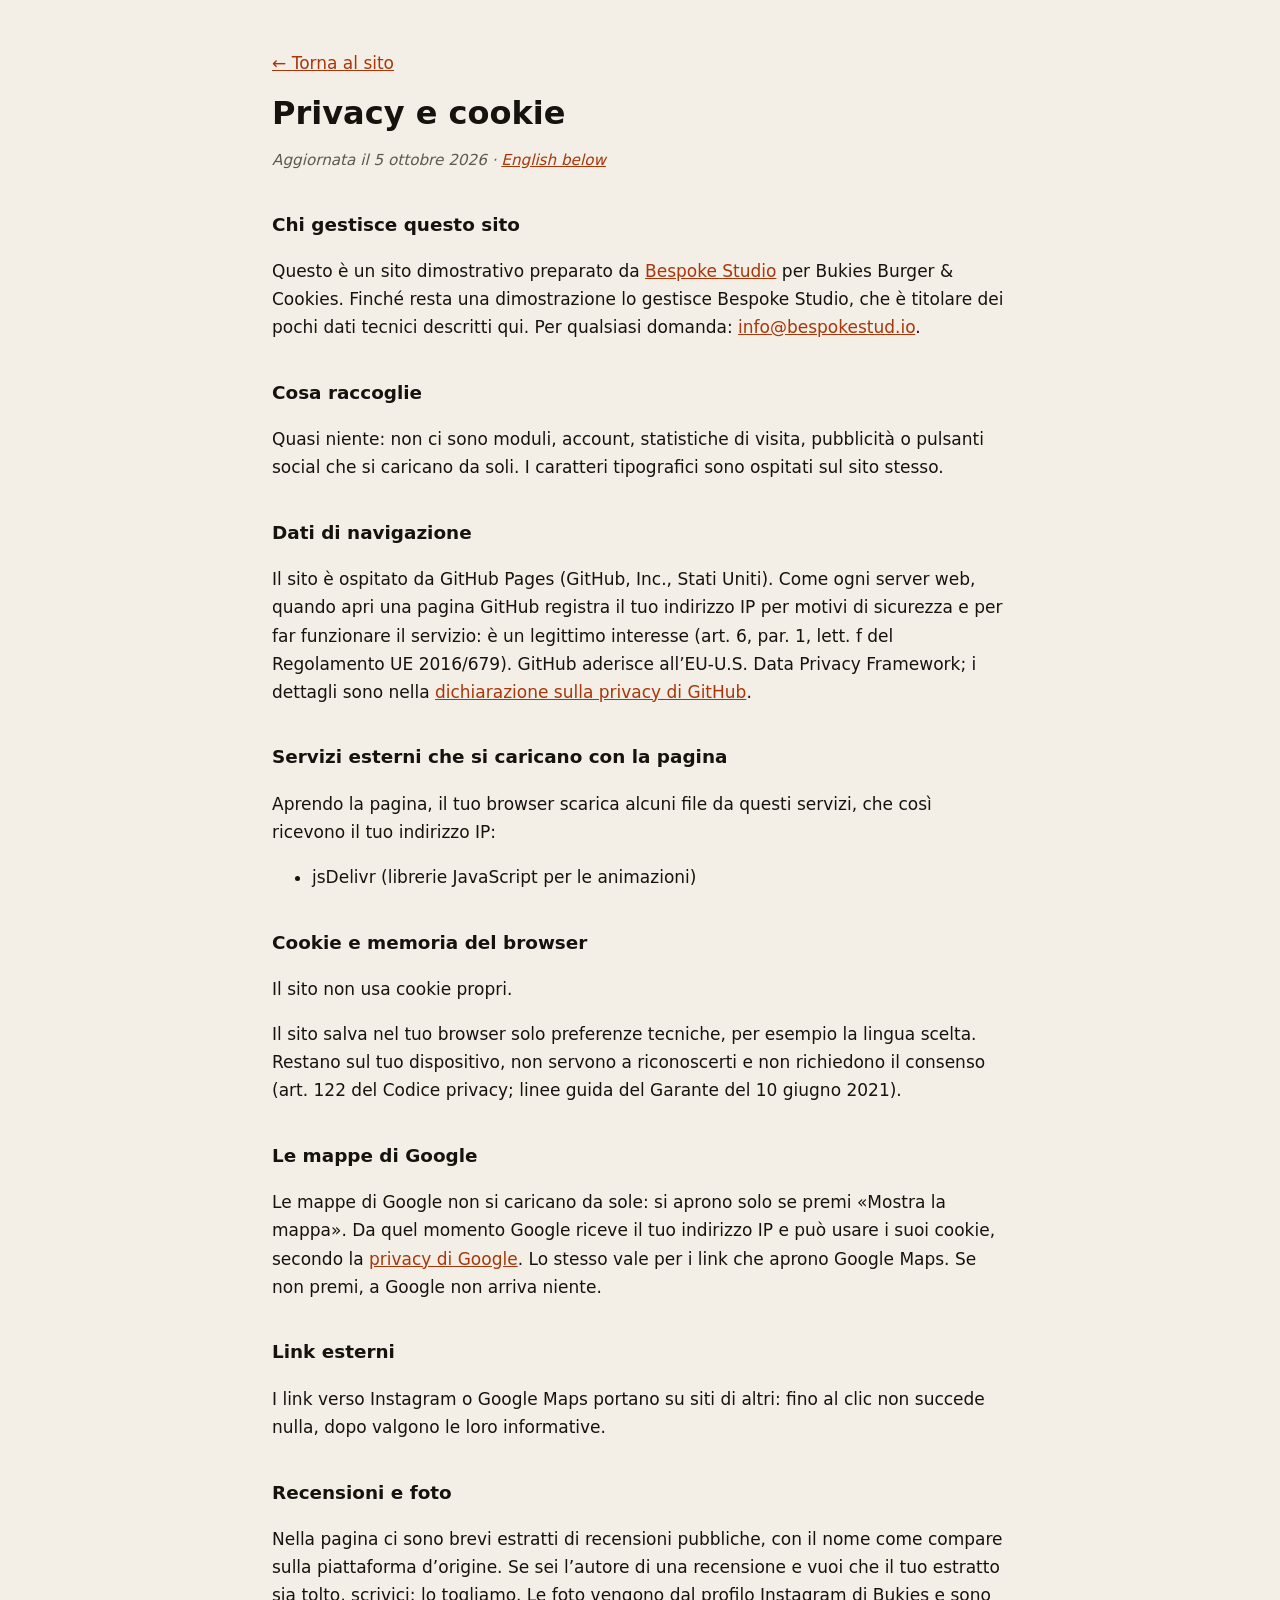
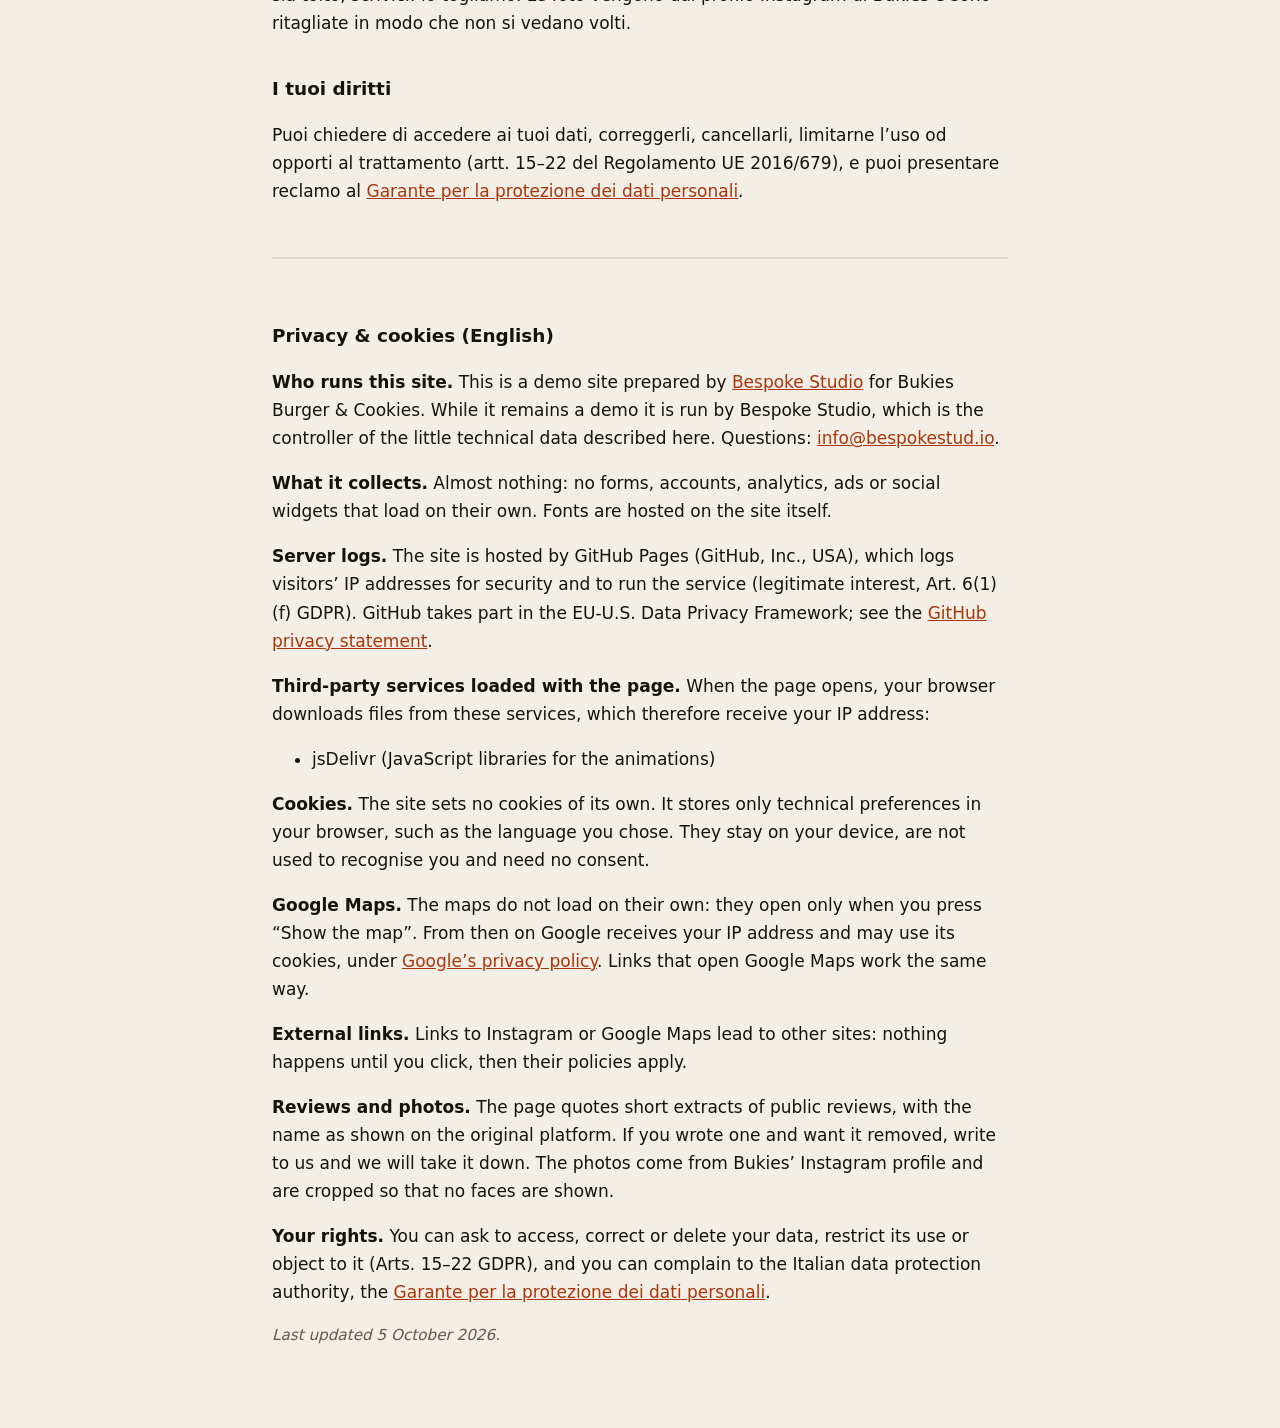
<file: privacy.html>
<!DOCTYPE html>
<html lang="it">
<head>
  <meta charset="UTF-8">
  <meta name="viewport" content="width=device-width, initial-scale=1.0">
  <meta name="robots" content="noindex">
  <title>Privacy e cookie · Bukies</title>
  <meta name="description" content="Informativa privacy e cookie del sito dimostrativo di Bukies Burger &amp; Cookies.">
  <style>
    body { margin: 0; background: #f4efe6; color: #16130f; font: 17px/1.65 system-ui, -apple-system, "Segoe UI", Roboto, sans-serif; }
    main { max-width: 46rem; margin: 0 auto; padding: 32px 20px 64px; }
    h1 { font-size: 2rem; line-height: 1.2; margin: 0.4em 0 0.2em; }
    h2 { font-size: 1.15rem; margin: 2em 0 0.4em; }
    a { color: #a8360a; }
    .data { color: #5f5850; font-style: italic; font-size: 0.95rem; }
    .en { margin-top: 3em; padding-top: 1.5em; border-top: 2px solid #ddd5c8; }
  </style>
</head>
<body>
<main>
  <p><a href="index.html">← Torna al sito</a></p>
  <h1>Privacy e cookie</h1>
  <p class="data">Aggiornata il 5 ottobre 2026 · <a href="#english" lang="en">English below</a></p>
  <h2>Chi gestisce questo sito</h2>
  <p>Questo è un sito dimostrativo preparato da <a href="https://bespokestud.io" rel="noopener">Bespoke Studio</a> per Bukies Burger &amp; Cookies. Finché resta una dimostrazione lo gestisce Bespoke Studio, che è titolare dei pochi dati tecnici descritti qui. Per qualsiasi domanda: <a href="mailto:info@bespokestud.io">info@bespokestud.io</a>.</p>
  <h2>Cosa raccoglie</h2>
  <p>Quasi niente: non ci sono moduli, account, statistiche di visita, pubblicità o pulsanti social che si caricano da soli. I caratteri tipografici sono ospitati sul sito stesso.</p>
  <h2>Dati di navigazione</h2>
  <p>Il sito è ospitato da GitHub Pages (GitHub, Inc., Stati Uniti). Come ogni server web, quando apri una pagina GitHub registra il tuo indirizzo IP per motivi di sicurezza e per far funzionare il servizio: è un legittimo interesse (art. 6, par. 1, lett. f del Regolamento UE 2016/679). GitHub aderisce all’EU-U.S. Data Privacy Framework; i dettagli sono nella <a href="https://docs.github.com/site-policy/privacy-policies/github-general-privacy-statement" rel="noopener">dichiarazione sulla privacy di GitHub</a>.</p>
  <h2>Servizi esterni che si caricano con la pagina</h2>
  <p>Aprendo la pagina, il tuo browser scarica alcuni file da questi servizi, che così ricevono il tuo indirizzo IP:</p>
  <ul><li>jsDelivr (librerie JavaScript per le animazioni)</li></ul>
  <h2>Cookie e memoria del browser</h2>
  <p>Il sito non usa cookie propri.</p>
  <p>Il sito salva nel tuo browser solo preferenze tecniche, per esempio la lingua scelta. Restano sul tuo dispositivo, non servono a riconoscerti e non richiedono il consenso (art. 122 del Codice privacy; linee guida del Garante del 10 giugno 2021).</p>
  <h2>Le mappe di Google</h2>
  <p>Le mappe di Google non si caricano da sole: si aprono solo se premi «Mostra la mappa». Da quel momento Google riceve il tuo indirizzo IP e può usare i suoi cookie, secondo la <a href="https://policies.google.com/privacy?hl=it" rel="noopener">privacy di Google</a>. Lo stesso vale per i link che aprono Google Maps. Se non premi, a Google non arriva niente.</p>
  <h2>Link esterni</h2>
  <p>I link verso Instagram o Google Maps portano su siti di altri: fino al clic non succede nulla, dopo valgono le loro informative.</p>
  <h2>Recensioni e foto</h2>
  <p>Nella pagina ci sono brevi estratti di recensioni pubbliche, con il nome come compare sulla piattaforma d’origine. Se sei l’autore di una recensione e vuoi che il tuo estratto sia tolto, scrivici: lo togliamo. Le foto vengono dal profilo Instagram di Bukies e sono ritagliate in modo che non si vedano volti.</p>
  <h2>I tuoi diritti</h2>
  <p>Puoi chiedere di accedere ai tuoi dati, correggerli, cancellarli, limitarne l’uso od opporti al trattamento (artt. 15–22 del Regolamento UE 2016/679), e puoi presentare reclamo al <a href="https://www.garanteprivacy.it" rel="noopener">Garante per la protezione dei dati personali</a>.</p>
  <div class="en" id="english" lang="en">
    <h2>Privacy &amp; cookies (English)</h2>
    <p><strong>Who runs this site.</strong> This is a demo site prepared by <a href="https://bespokestud.io" rel="noopener">Bespoke Studio</a> for Bukies Burger &amp; Cookies. While it remains a demo it is run by Bespoke Studio, which is the controller of the little technical data described here. Questions: <a href="mailto:info@bespokestud.io">info@bespokestud.io</a>.</p>
    <p><strong>What it collects.</strong> Almost nothing: no forms, accounts, analytics, ads or social widgets that load on their own. Fonts are hosted on the site itself.</p>
    <p><strong>Server logs.</strong> The site is hosted by GitHub Pages (GitHub, Inc., USA), which logs visitors’ IP addresses for security and to run the service (legitimate interest, Art. 6(1)(f) GDPR). GitHub takes part in the EU-U.S. Data Privacy Framework; see the <a href="https://docs.github.com/site-policy/privacy-policies/github-general-privacy-statement" rel="noopener">GitHub privacy statement</a>.</p>
    <p><strong>Third-party services loaded with the page.</strong> When the page opens, your browser downloads files from these services, which therefore receive your IP address:</p><ul><li>jsDelivr (JavaScript libraries for the animations)</li></ul>
    <p><strong>Cookies.</strong> The site sets no cookies of its own. It stores only technical preferences in your browser, such as the language you chose. They stay on your device, are not used to recognise you and need no consent.</p>
    <p><strong>Google Maps.</strong> The maps do not load on their own: they open only when you press “Show the map”. From then on Google receives your IP address and may use its cookies, under <a href="https://policies.google.com/privacy?hl=en" rel="noopener">Google’s privacy policy</a>. Links that open Google Maps work the same way.</p>
    <p><strong>External links.</strong> Links to Instagram or Google Maps lead to other sites: nothing happens until you click, then their policies apply.</p>
    <p><strong>Reviews and photos.</strong> The page quotes short extracts of public reviews, with the name as shown on the original platform. If you wrote one and want it removed, write to us and we will take it down. The photos come from Bukies’ Instagram profile and are cropped so that no faces are shown.</p>
    <p><strong>Your rights.</strong> You can ask to access, correct or delete your data, restrict its use or object to it (Arts. 15–22 GDPR), and you can complain to the Italian data protection authority, the <a href="https://www.garanteprivacy.it" rel="noopener">Garante per la protezione dei dati personali</a>.</p>
    <p class="data">Last updated 5 October 2026.</p>
  </div>
</main>
</body>
</html>
</file>
